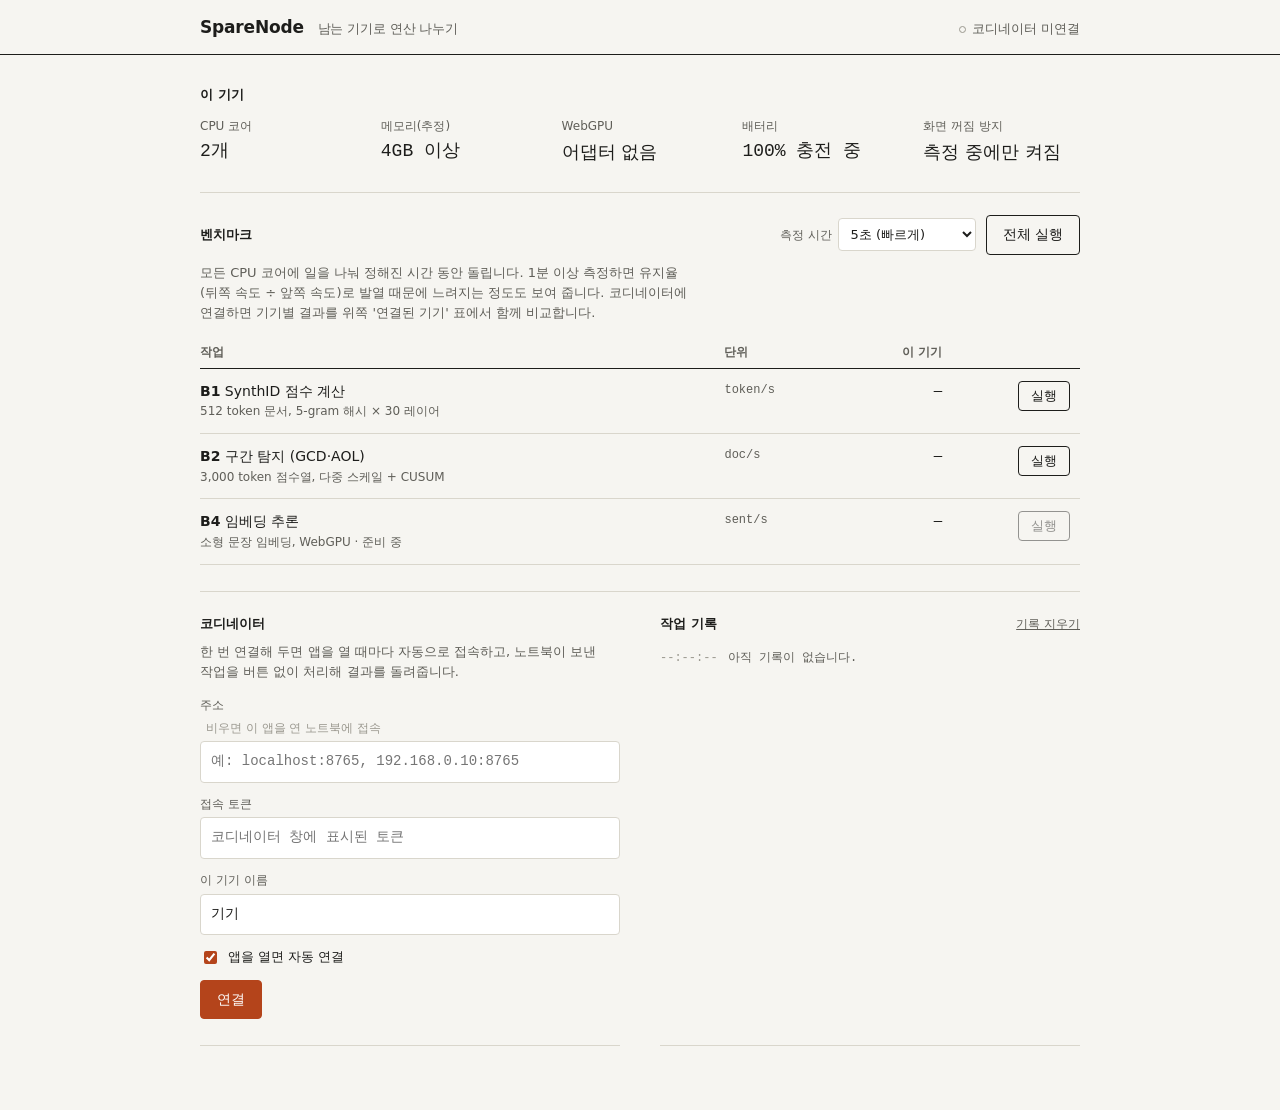
<file: index.html>
<!DOCTYPE html>
<html lang="ko">
<head>
  <meta charset="UTF-8">
  <meta name="viewport" content="width=device-width, initial-scale=1, viewport-fit=cover">
  <meta name="theme-color" content="#f6f5f1">
  <title>SpareNode</title>
  <link rel="manifest" href="manifest.json">
  <link rel="icon" type="image/png" sizes="192x192" href="icons/icon-192.png">
  <!-- 아이폰 홈 화면용 -->
  <link rel="apple-touch-icon" href="icons/apple-touch-icon.png">
  <meta name="apple-mobile-web-app-capable" content="yes">
  <meta name="mobile-web-app-capable" content="yes">
  <meta name="apple-mobile-web-app-status-bar-style" content="default">
  <meta name="apple-mobile-web-app-title" content="SpareNode">
  <!-- 외부 글꼴 없이 기기 기본 글꼴만 사용 -->
  <link rel="stylesheet" href="style.css">
</head>
<body>
  <header class="topbar">
    <div class="topbar-inner">
      <h1 class="app-name">SpareNode <span class="app-sub">남는 기기로 연산 나누기</span></h1>
      <p class="conn" id="connStatus"><span class="dot"></span>코디네이터 미연결</p>
    </div>
  </header>

  <main class="page">
    <!-- 이 기기 정보 -->
    <section class="section" aria-labelledby="h-device">
      <h2 id="h-device">이 기기</h2>
      <dl class="spec">
        <div><dt>CPU 코어</dt><dd id="specCores" class="num">—</dd></div>
        <div><dt>메모리(추정)</dt><dd id="specMem" class="num">—</dd></div>
        <div><dt>WebGPU</dt><dd id="specGpu">확인 중</dd></div>
        <div><dt>배터리</dt><dd id="specBattery" class="num">—</dd></div>
        <div><dt>화면 꺼짐 방지</dt><dd id="specWake">측정 중에만 켜짐</dd></div>
      </dl>
    </section>

    <!-- 연결된 기기 (코디네이터에 연결되면 표시) -->
    <section class="section" id="clusterSection" aria-labelledby="h-cluster" hidden>
      <div class="section-head">
        <h2 id="h-cluster">연결된 기기</h2>
        <p class="job-line" id="jobLine"></p>
      </div>
      <div class="table-wrap">
        <table class="bench nodes">
          <thead>
            <tr>
              <th scope="col">기기</th>
              <th scope="col" class="r">코어</th>
              <th scope="col" class="r">B1 token/s</th>
              <th scope="col" class="r">B2 doc/s</th>
              <th scope="col" class="r">처리 중</th>
              <th scope="col" class="r">처리한 묶음</th>
            </tr>
          </thead>
          <tbody id="nodeRows"></tbody>
        </table>
      </div>
    </section>

    <!-- 벤치마크 -->
    <section class="section" aria-labelledby="h-bench">
      <div class="section-head">
        <h2 id="h-bench">벤치마크</h2>
        <div class="controls">
          <label class="sel">측정 시간
            <select id="duration">
              <option value="5">5초 (빠르게)</option>
              <option value="60">1분</option>
              <option value="600">10분 (지속 성능)</option>
            </select>
          </label>
          <button class="btn" type="button" id="runAll">전체 실행</button>
        </div>
      </div>
      <p class="note">모든 CPU 코어에 일을 나눠 정해진 시간 동안 돌립니다. 1분 이상 측정하면 유지율(뒤쪽 속도 ÷ 앞쪽 속도)로 발열 때문에 느려지는 정도도 보여 줍니다. 코디네이터에 연결하면 기기별 결과를 위쪽 '연결된 기기' 표에서 함께 비교합니다.</p>
      <p class="warn" id="fileWarn" hidden>파일을 직접 열면(file://) 브라우저가 계산용 워커를 막습니다. 폴더에서 <code>py -m http.server 8000</code>을 실행하고 <code>http://localhost:8000</code>으로 열어 주세요.</p>

      <div class="table-wrap">
        <table class="bench">
          <thead>
            <tr>
              <th scope="col">작업</th>
              <th scope="col">단위</th>
              <th scope="col" class="r">이 기기</th>
              <th scope="col"></th>
            </tr>
          </thead>
          <tbody>
            <tr>
              <td><b>B1</b> SynthID 점수 계산<small>512 token 문서, 5-gram 해시 × 30 레이어</small></td>
              <td class="unit">token/s</td>
              <td class="r num" id="res-b1">—</td>
              <td class="r"><button class="btn-sm" type="button" data-bench="b1">실행</button></td>
            </tr>
            <tr>
              <td><b>B2</b> 구간 탐지 (GCD·AOL)<small>3,000 token 점수열, 다중 스케일 + CUSUM</small></td>
              <td class="unit">doc/s</td>
              <td class="r num" id="res-b2">—</td>
              <td class="r"><button class="btn-sm" type="button" data-bench="b2">실행</button></td>
            </tr>
            <tr>
              <td><b>B4</b> 임베딩 추론<small>소형 문장 임베딩, WebGPU · 준비 중</small></td>
              <td class="unit">sent/s</td>
              <td class="r num">—</td>
              <td class="r"><button class="btn-sm" type="button" disabled>실행</button></td>
            </tr>
          </tbody>
        </table>
      </div>
    </section>

    <div class="two-col">
      <!-- 코디네이터 연결 설정 -->
      <section class="section" aria-labelledby="h-coord">
        <h2 id="h-coord">코디네이터</h2>
        <p class="note">한 번 연결해 두면 앱을 열 때마다 자동으로 접속하고, 노트북이 보낸 작업을 버튼 없이 처리해 결과를 돌려줍니다.</p>
        <form class="form" id="coordForm">
          <label>주소 <span class="hint">비우면 이 앱을 연 노트북에 접속</span>
            <input type="text" id="coordUrl" placeholder="예: localhost:8765, 192.168.0.10:8765" autocomplete="off" spellcheck="false" inputmode="url">
          </label>
          <label>접속 토큰
            <input type="password" id="coordToken" placeholder="코디네이터 창에 표시된 토큰" autocomplete="off">
          </label>
          <label>이 기기 이름
            <input type="text" id="nodeName" maxlength="40" autocomplete="off" spellcheck="false">
          </label>
          <label class="check"><input type="checkbox" id="autoConnect" checked> 앱을 열면 자동 연결</label>
          <div class="form-actions">
            <button class="btn" type="submit" id="connectBtn">연결</button>
            <button class="btn-sm" type="button" id="disconnectBtn" hidden>연결 끊기</button>
          </div>
        </form>
      </section>

      <!-- 작업 기록 -->
      <section class="section" aria-labelledby="h-log">
        <div class="section-head">
          <h2 id="h-log">작업 기록</h2>
          <button class="link-btn" type="button" id="clearLog">기록 지우기</button>
        </div>
        <ol class="log" id="log">
          <li><time>--:--:--</time>아직 기록이 없습니다.</li>
        </ol>
      </section>
    </div>
  </main>

  <script src="app.js"></script>
</body>
</html>
</file>
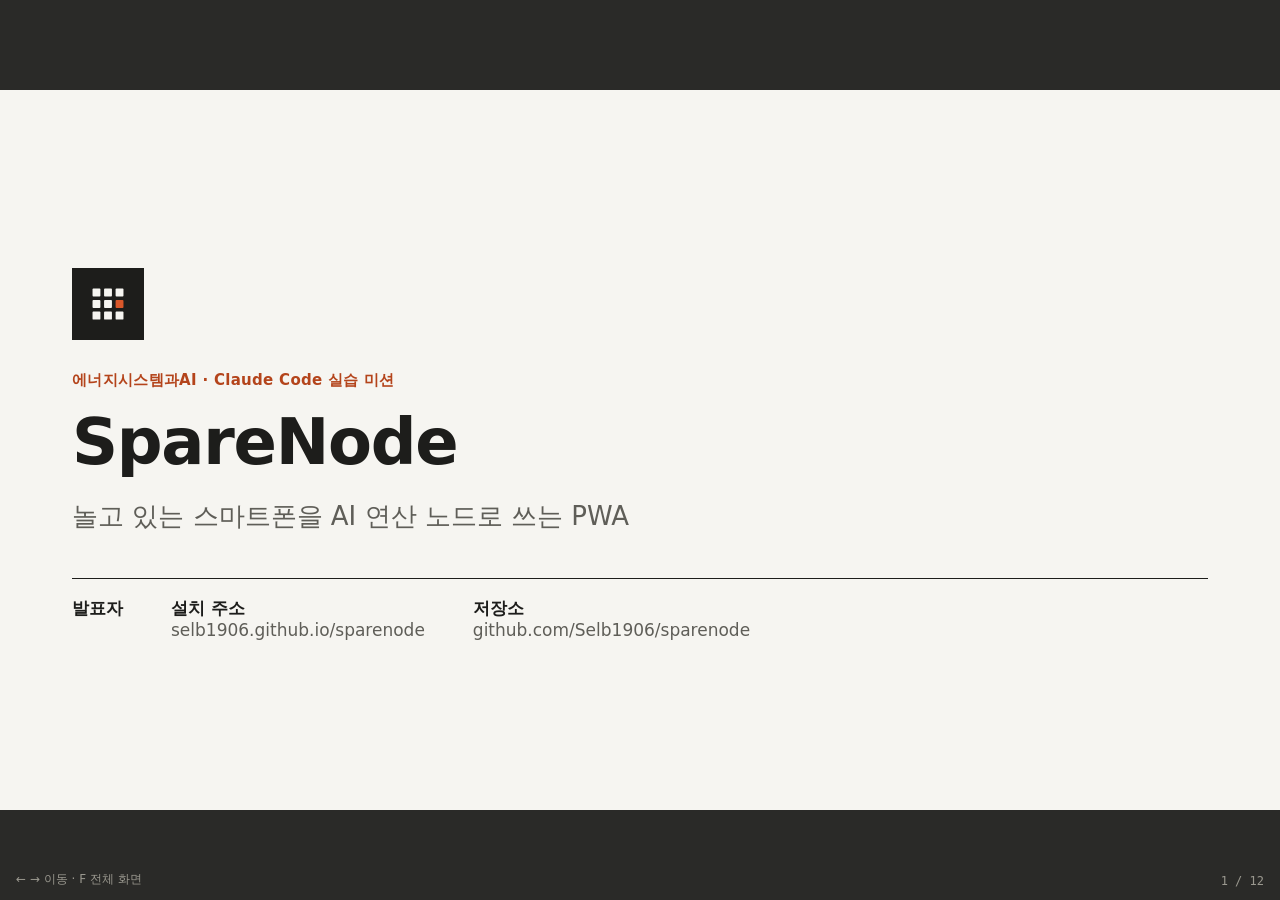
<file: presentation/index.html>
<!DOCTYPE html>
<html lang="ko">
<head>
<meta charset="UTF-8">
<meta name="viewport" content="width=device-width, initial-scale=1">
<title>SpareNode 발표</title>
<style>
  :root {
    --font: system-ui, -apple-system, "Apple SD Gothic Neo", "Malgun Gothic", "맑은 고딕", "Noto Sans KR", sans-serif;
    --mono: ui-monospace, "Cascadia Mono", Consolas, "D2Coding", monospace;
    --paper: #f6f5f1;
    --ink: #1d1d1b;
    --ink-2: #5f5e58;
    --ink-3: #9a988f;
    --rule: #d9d6cc;
    --accent: #b4441b;
    --field: #ffffff;
  }
  * { box-sizing: border-box; }
  html, body { margin: 0; height: 100%; background: #2a2a28; }
  body { font-family: var(--font); color: var(--ink); -webkit-font-smoothing: antialiased; word-break: keep-all; overflow: hidden; }

  /* 1280x720 무대를 화면에 맞춰 확대·축소 */
  .stage { position: absolute; left: 50%; top: 50%; width: 1280px; height: 720px; transform-origin: center center; }
  .slide {
    position: absolute; inset: 0; background: var(--paper); padding: 56px 72px 48px;
    display: none; flex-direction: column;
  }
  .slide.on { display: flex; }
  .kicker { font-size: 15px; font-weight: 700; color: var(--accent); letter-spacing: .02em; margin: 0 0 10px; }
  h1 { font-size: 44px; line-height: 1.25; margin: 0 0 22px; letter-spacing: -0.02em; }
  h2 { font-size: 34px; line-height: 1.3; margin: 0 0 26px; letter-spacing: -0.015em; }
  p, li { font-size: 21px; line-height: 1.6; }
  ul { margin: 0; padding-left: 24px; }
  li { margin: 6px 0; }
  .muted { color: var(--ink-2); }
  .small { font-size: 16px; color: var(--ink-2); }
  .num { font-family: var(--mono); font-variant-numeric: tabular-nums; }
  .foot { margin-top: auto; padding-top: 14px; border-top: 1px solid var(--rule); display: flex; justify-content: space-between; font-size: 13px; color: var(--ink-3); }
  .cols { display: grid; grid-template-columns: 1fr 1fr; gap: 48px; flex: 1; min-height: 0; }
  .cols-3 { display: grid; grid-template-columns: repeat(3, 1fr); gap: 28px; }
  hr.rule { border: 0; border-top: 1px solid var(--ink); margin: 0 0 18px; }

  /* 표지 */
  .title-slide { justify-content: center; }
  .title-slide h1 { font-size: 64px; margin-bottom: 14px; }
  .title-slide .sub { font-size: 26px; color: var(--ink-2); margin: 0 0 40px; }
  .title-meta { border-top: 1px solid var(--ink); padding-top: 18px; display: flex; gap: 48px; font-size: 17px; color: var(--ink-2); }
  .title-meta b { display: block; color: var(--ink); font-weight: 600; }
  .logo { width: 72px; height: 72px; margin-bottom: 28px; }

  /* 큰 숫자 */
  .big { font-family: var(--mono); font-size: 64px; line-height: 1; font-weight: 600; letter-spacing: -0.03em; }
  .big small { font-size: 22px; font-weight: 400; color: var(--ink-2); margin-left: 6px; letter-spacing: 0; }
  .stat dt { font-size: 15px; color: var(--ink-2); margin-bottom: 8px; }
  .stat dd { margin: 0; }

  /* 표 */
  table { border-collapse: collapse; width: 100%; font-size: 18px; }
  th { text-align: left; font-size: 14px; font-weight: 600; color: var(--ink-2); padding: 8px 12px 8px 0; border-bottom: 1px solid var(--ink); }
  td { padding: 10px 12px 10px 0; border-bottom: 1px solid var(--rule); }
  .r { text-align: right; }
  .hl { color: var(--accent); font-weight: 700; }

  /* 가로 막대 */
  .bars { display: flex; flex-direction: column; gap: 18px; }
  .bar-row { display: grid; grid-template-columns: 150px 1fr 90px; align-items: center; gap: 16px; font-size: 19px; }
  .bar-track { height: 30px; background: transparent; border-left: 1px solid var(--ink); }
  .bar { height: 100%; background: var(--ink); }
  .bar.acc { background: var(--accent); }
  .bar-row .v { font-family: var(--mono); text-align: right; }

  /* 화면 캡처 */
  .shots { display: flex; gap: 28px; align-items: flex-start; flex: 1; min-height: 0; }
  .shot { margin: 0; display: flex; flex-direction: column; gap: 8px; min-height: 0; }
  .shot img { display: block; border: 1px solid var(--ink); background: #fff; object-fit: cover; object-position: top; }
  .shot figcaption { font-size: 14px; color: var(--ink-2); }
  .phone img { width: 206px; height: 420px; border-radius: 14px; }

  /* 구조도 */
  .flow { display: grid; grid-template-columns: 1fr 70px 1.1fr 70px 1fr; align-items: center; margin-top: 10px; }
  .box { border: 1px solid var(--ink); background: var(--field); padding: 16px 18px; font-size: 17px; line-height: 1.5; }
  .box b { display: block; font-size: 19px; margin-bottom: 4px; }
  .box.acc { border-color: var(--accent); border-width: 2px; }
  .arrow { text-align: center; font-size: 28px; color: var(--ink-2); }
  .nodes { display: flex; flex-direction: column; gap: 10px; }
  .nodes .box { padding: 10px 14px; }

  pre { margin: 0; font-family: var(--mono); font-size: 16px; line-height: 1.55; background: var(--ink); color: var(--paper); padding: 20px 22px; white-space: pre-wrap; }
  pre .c { color: #a8a69c; }
  pre .k { color: #f0a27f; }

  .step { display: grid; grid-template-columns: 48px 1fr auto; gap: 14px; align-items: baseline; padding: 12px 0; border-bottom: 1px solid var(--rule); font-size: 20px; }
  .step .n { font-family: var(--mono); color: var(--ink-3); }
  .step .ok { font-size: 15px; color: var(--ink-2); }
  .step .ok.acc { color: var(--accent); font-weight: 600; }

  .counter { position: fixed; right: 16px; bottom: 12px; font: 12px var(--mono); color: #9a988f; }
  .hint { position: fixed; left: 16px; bottom: 12px; font: 12px var(--font); color: #9a988f; }

  @media print {
    @page { size: 1280px 720px; margin: 0; }
    html, body { background: none; overflow: visible; height: auto; }
    .stage { position: static; transform: none !important; width: 1280px; height: auto; }
    .slide { position: relative; display: flex !important; width: 1280px; height: 720px; page-break-after: always; }
    .counter, .hint { display: none; }
  }
</style>
</head>
<body>
<div class="stage" id="stage">

  <!-- 1. 표지 -->
  <section class="slide title-slide">
    <svg class="logo" viewBox="0 0 512 512" aria-hidden="true">
      <rect width="512" height="512" fill="#1d1d1b"/>
      <g fill="#f6f5f1"><rect x="146" y="146" width="56" height="56" rx="6"/><rect x="228" y="146" width="56" height="56" rx="6"/><rect x="310" y="146" width="56" height="56" rx="6"/><rect x="146" y="228" width="56" height="56" rx="6"/><rect x="228" y="228" width="56" height="56" rx="6"/><rect x="146" y="310" width="56" height="56" rx="6"/><rect x="228" y="310" width="56" height="56" rx="6"/><rect x="310" y="310" width="56" height="56" rx="6"/></g>
      <rect x="310" y="228" width="56" height="56" rx="6" fill="#d9572a"/>
    </svg>
    <p class="kicker">에너지시스템과AI · Claude Code 실습 미션</p>
    <h1>SpareNode</h1>
    <p class="sub">놀고 있는 스마트폰을 AI 연산 노드로 쓰는 PWA</p>
    <div class="title-meta">
      <div><b>발표자</b>&nbsp;</div>
      <div><b>설치 주소</b>selb1906.github.io/sparenode</div>
      <div><b>저장소</b>github.com/Selb1906/sparenode</div>
    </div>
  </section>

  <!-- 2. 문제 -->
  <section class="slide">
    <p class="kicker">왜 만들었나</p>
    <h2>연구용 컴퓨팅은 늘 모자라고,<br>주머니 속 8코어는 놀고 있다</h2>
    <div class="cols">
      <ul>
        <li>노트북 AI가 SSH로 데스크톱에 작업을 나눠 주며 쓰는 중</li>
        <li>그래도 반복 계산이 많은 실험(워터마크 검출 점수 계산 등)은 오래 걸림</li>
        <li>데스크톱 GTX 1070은 FP16이 매우 느린 세대 → 최신 폰이 더 빠를 때도 있음</li>
        <li>폰·공기계는 사실상 <b>미니 PC</b>인데 연산에는 쓰지 않음</li>
      </ul>
      <div>
        <p class="small" style="margin-top:0">기존 방법의 불편함</p>
        <hr class="rule">
        <ul class="muted" style="font-size:19px">
          <li>폰에서 연산하려면 Termux 등 별도 앱 설치·설정</li>
          <li>검증 안 된 분산 연산 앱은 회원가입·권한 요구</li>
          <li>작업이 바뀔 때마다 앱을 새로 만들어야 하는 구조는 곤란</li>
        </ul>
      </div>
    </div>
    <div class="foot"><span>SpareNode</span><span>2</span></div>
  </section>

  <!-- 3. 구조 -->
  <section class="slide">
    <p class="kicker">구조</p>
    <h2>노트북이 나누고, 켜져 있는 기기가 알아서 계산해 돌려준다</h2>
    <div class="flow">
      <div class="box"><b>노트북 AI · 스크립트</b>작업 코드와 데이터 묶음 제출<br><span class="small num">run_job(code, inputs)</span></div>
      <div class="arrow">→</div>
      <div class="box acc"><b>코디네이터 (노트북)</b>빈 코어가 있는 기기에 묶음 자동 배정<br>끊기면 다른 기기로 재배정 · 토큰 인증<br><span class="small">파이썬 표준 라이브러리만 사용</span></div>
      <div class="arrow">⇄</div>
      <div class="nodes">
        <div class="box"><b>폰 SpareNode 앱</b>8코어 워커가 자동 실행</div>
        <div class="box"><b>노트북 브라우저</b>20코어</div>
        <div class="box"><b>데스크톱 (원격)</b>Tailscale로 접속, 8스레드</div>
      </div>
    </div>
    <div class="cols-3" style="margin-top:34px">
      <p style="margin:0"><b>버튼 없이</b><br><span class="muted" style="font-size:18px">앱을 열면 자동 접속, 작업이 오면 바로 처리</span></p>
      <p style="margin:0"><b>앱은 그대로</b><br><span class="muted" style="font-size:18px">작업 코드를 실행 중에 받아서, 작업이 바뀌어도 앱 재배포 불필요</span></p>
      <p style="margin:0"><b>결과만 반환</b><br><span class="muted" style="font-size:18px">RAM을 빌리는 게 아니라 일을 나눠 맡김</span></p>
    </div>
    <div class="foot"><span>SpareNode</span><span>3</span></div>
  </section>

  <!-- 4. 왜 PWA -->
  <section class="slide">
    <p class="kicker">왜 PWA인가</p>
    <h2>설치 파일·회원가입 없이, 브라우저 격리 안에서 안전하게</h2>
    <div class="cols" style="align-items:start">
      <table>
        <thead><tr><th></th><th>PWA (이번 방식)</th><th>네이티브 앱 / Termux</th></tr></thead>
        <tbody>
          <tr><td class="muted">설치</td><td>주소 열고 '앱 설치'</td><td>스토어·APK·패키지 설정</td></tr>
          <tr><td class="muted">안드로이드·아이폰</td><td>하나로 둘 다</td><td>각각 따로</td></tr>
          <tr><td class="muted">보안</td><td>브라우저 샌드박스<br><span class="small">폰 파일·다른 앱 접근 불가</span></td><td>앱 권한에 따라 다름</td></tr>
          <tr><td class="muted">오프라인</td><td>서비스 워커로 실행</td><td>가능</td></tr>
          <tr><td class="muted">한계</td><td colspan="2">화면이 켜져 있어야 계산 (백그라운드 실행 불가) → 측정·연결 중 화면 꺼짐 방지</td></tr>
        </tbody>
      </table>
      <div>
        <p class="small" style="margin-top:0">PWA를 이루는 파일</p>
        <hr class="rule">
        <ul style="font-size:19px">
          <li><span class="num">manifest.json</span> 이름·아이콘·전체 화면</li>
          <li><span class="num">service-worker.js</span> 앱 파일 저장, 오프라인 실행</li>
          <li><span class="num">icons/</span> 192·512·180px (SVG 하나에서 생성)</li>
        </ul>
        <p class="small" style="margin-top:22px">글꼴 원칙</p>
        <hr class="rule">
        <p style="font-size:19px;margin:0">구글 글꼴 등 외부 글꼴 연결 없음 → 기기 기본 글꼴만 사용해 첫 화면 로딩을 빠르게</p>
      </div>
    </div>
    <div class="foot"><span>SpareNode</span><span>4</span></div>
  </section>

  <!-- 5. 앱 화면 -->
  <section class="slide">
    <p class="kicker">앱 화면</p>
    <h2 style="margin-bottom:18px">홈 화면에 설치한 앱이 노트북의 작업을 자동으로 처리</h2>
    <div class="shots">
      <figure class="shot phone"><img src="img/phone-connected.png" alt="폰 앱: 코디네이터 연결됨, 작업 대기"><figcaption>폰 · 연결됨, 기기별 성능 비교</figcaption></figure>
      <figure class="shot phone"><img src="img/phone-working.png" alt="폰 앱: 작업 처리 중 8/8코어"><figcaption>폰 · 작업 처리 중 (8/8코어)</figcaption></figure>
      <figure class="shot phone"><img src="img/phone-bench-log.png" alt="폰 앱: 코디네이터 설정과 작업 기록"><figcaption>폰 · 설정과 작업 기록</figcaption></figure>
      <figure class="shot"><img src="img/laptop-full.png" alt="노트북 화면: 연결된 기기, 벤치마크, 작업 기록" style="width:420px;height:420px;object-position:top left"><figcaption>노트북 · 같은 앱, 넓은 화면</figcaption></figure>
    </div>
    <p class="small" style="margin:8px 0 0">디자인: 그라데이션·그림자·카드 없이 실험 기록지처럼. 강조색 1개(적갈색)는 '연결·처리 중'에만 사용</p>
    <div class="foot"><span>SpareNode</span><span>5</span></div>
  </section>

  <!-- 6. 작업 보내기 -->
  <section class="slide">
    <p class="kicker">작업이 바뀌어도 앱은 그대로</p>
    <h2>작업 = <span class="num">run(input)</span> 함수 하나. 노트북에서 보내면 끝</h2>
    <div class="cols" style="align-items:start;flex:none">
<pre><span class="c">// tasks/synthid_seeded.js — 폰·노트북이 받아 실행하는 작업</span>
<span class="k">function</span> run(input) {
  <span class="k">const</span> { seed, docs, tokens, keys } = input;
  <span class="c">// 문서 생성 → 5-gram 해시 × 30 레이어 → g-value 평균</span>
  ...
  <span class="k">return</span> { n: docs, mean: total / docs };
}</pre>
<pre><span class="c"># 노트북 AI(또는 사람)가 쓰는 쪽</span>
<span class="k">from</span> sparenode_client <span class="k">import</span> run_job

inputs = [{<span class="k">"seed"</span>: i, <span class="k">"docs"</span>: 20000, ...}
          <span class="k">for</span> i <span class="k">in</span> range(100)]   <span class="c"># 100묶음</span>
out = run_job(code, inputs)
<span class="c"># 분담: {'S26U': 53, '노트북': 47}</span></pre>
    </div>
    <ul style="margin-top:24px;font-size:19px">
      <li>코디네이터는 묶음을 <b>빈 코어가 생기는 대로</b> 보냄 → 빠른 기기가 자연히 더 많이 맡음</li>
      <li>벤치마크 중인 기기는 작업을 잠시 받지 않음, 끊긴 기기의 묶음은 다른 기기로 재배정</li>
    </ul>
    <div class="foot"><span>SpareNode</span><span>6</span></div>
  </section>

  <!-- 7. 벤치마크 -->
  <section class="slide">
    <p class="kicker">결과 ① 기기 단독 성능 (1분 측정)</p>
    <h2>S26 Ultra 8코어가 노트북·데스크톱보다 빨랐다</h2>
    <div class="cols">
      <div>
        <p class="small" style="margin:0 0 14px">B1 SynthID 점수 계산 · 백만 token/s</p>
        <div class="bars">
          <div class="bar-row"><span>S26 Ultra</span><div class="bar-track"><div class="bar acc" style="width:100%"></div></div><span class="v">121.6</span></div>
          <div class="bar-row"><span>노트북</span><div class="bar-track"><div class="bar" style="width:58.5%"></div></div><span class="v">71.1</span></div>
          <div class="bar-row"><span>데스크톱</span><div class="bar-track"><div class="bar" style="width:52.1%"></div></div><span class="v">63.4</span></div>
        </div>
        <p class="small" style="margin:28px 0 14px">B2 구간 탐지 (GCD·AOL) · 천 doc/s</p>
        <div class="bars">
          <div class="bar-row"><span>S26 Ultra</span><div class="bar-track"><div class="bar acc" style="width:100%"></div></div><span class="v">309.6</span></div>
          <div class="bar-row"><span>노트북</span><div class="bar-track"><div class="bar" style="width:78.1%"></div></div><span class="v">241.8</span></div>
          <div class="bar-row"><span>데스크톱</span><div class="bar-track"><div class="bar" style="width:74.8%"></div></div><span class="v">231.5</span></div>
        </div>
      </div>
      <div>
        <table style="font-size:16px">
          <thead><tr><th></th><th class="r">S26 Ultra</th><th class="r">노트북</th><th class="r">데스크톱</th></tr></thead>
          <tbody>
            <tr><td class="muted">CPU</td><td class="r">Snapdragon<br>8 Elite Gen 5</td><td class="r">i7-12700H</td><td class="r">i7-6700</td></tr>
            <tr><td class="muted">코어 / 스레드</td><td class="r num">8 / 8</td><td class="r num">14 / 20</td><td class="r num">4 / 8</td></tr>
            <tr><td class="muted">출시</td><td class="r num">2026</td><td class="r num">2022</td><td class="r num">2015</td></tr>
            <tr><td class="muted">1분 유지율 B1/B2</td><td class="r num">87/85%</td><td class="r num">196*/99%</td><td class="r num">101/100%</td></tr>
          </tbody>
        </table>
        <p class="small" style="margin-top:12px">폰은 발열로 1분 사이 13~15% 감속, 배터리 −1%/분. 노트북의 "20"은 스레드 수 (고성능 6코어×2 + 저전력 8코어).<br>* 노트북은 측정 초반이 느렸음(균형 조정 전원 모드). 따로 잰 측정에서는 103.1M — 그래도 폰이 빠름.</p>
      </div>
    </div>
    <div class="foot"><span>입력은 실제 SynthID와 같은 계산 구조의 합성 데이터 · results/bench-*.json</span><span>7</span></div>
  </section>

  <!-- 8. 분산 처리 -->
  <section class="slide">
    <p class="kicker">결과 ② 같은 작업을 나눠 처리 (문서 200만 개 · 100묶음)</p>
    <h2>폰을 붙이면 노트북 혼자보다 1.9배, 세 대면 2배 빨라졌다</h2>
    <div class="cols" style="grid-template-columns:1.15fr 1fr">
      <div>
        <p class="small" style="margin:0 0 12px">처리 시간 · 초 (짧을수록 좋음)</p>
        <div class="bars" style="gap:12px">
          <div class="bar-row"><span>데스크톱만</span><div class="bar-track"><div class="bar" style="width:100%"></div></div><span class="v">29.0</span></div>
          <div class="bar-row"><span>노트북만</span><div class="bar-track"><div class="bar" style="width:61.0%"></div></div><span class="v">17.7</span></div>
          <div class="bar-row"><span>폰만</span><div class="bar-track"><div class="bar" style="width:52.1%"></div></div><span class="v">15.1</span></div>
          <div class="bar-row"><span>노트북+데스크톱</span><div class="bar-track"><div class="bar" style="width:52.2%"></div></div><span class="v">15.2</span></div>
          <div class="bar-row"><span><b>노트북+폰</b></span><div class="bar-track"><div class="bar acc" style="width:32.6%"></div></div><span class="v hl">9.45</span></div>
          <div class="bar-row"><span><b>세 대 모두</b></span><div class="bar-track"><div class="bar acc" style="width:29.7%"></div></div><span class="v hl">8.62</span></div>
        </div>
        <p class="small" style="margin-top:14px">여러 기기 조합은 3회 평균</p>
      </div>
      <dl class="stat" style="margin:0;display:grid;gap:18px;align-content:start">
        <div><dt>노트북 단독 대비</dt><dd class="big" style="font-size:52px">1.87<small>배 (노트북+폰)</small></dd><dd class="big" style="font-size:52px;margin-top:6px">2.05<small>배 (세 대)</small></dd></div>
        <div><dt>세 대 분담 (평균 묶음 수)</dt><dd style="font-size:20px">폰 <b class="num">41</b> · 노트북 <b class="num">37</b> · 데스크톱 <b class="num">21</b></dd></div>
        <div><dt>이론상 최대 대비 효율</dt><dd style="font-size:19px">노트북+폰 <b class="num">86%</b> · 세 대 <b class="num">74%</b><br><span class="small">데스크톱은 다른 장소에서 인터넷(Tailscale)으로 연결 → 주고받는 시간이 더 듦</span></dd></div>
        <div><dt>결과 일치</dt><dd style="font-size:18px">모든 조합에서 평균 점수 <span class="num">0.4999971211</span></dd></div>
      </dl>
    </div>
    <div class="foot"><span>results/cluster-*.json · 폰은 무선 디버깅(adb), 데스크톱은 Tailscale로 코디네이터 접속</span><span>8</span></div>
  </section>

  <!-- 9. 에너지 관점 -->
  <section class="slide">
    <p class="kicker">에너지 관점</p>
    <h2>새 장비를 사지 않고, 이미 있는 기기의 유휴 연산을 쓴다</h2>
    <div class="cols">
      <ul>
        <li>폰은 1분 전력 소모 측정 중 배터리 <b class="num">−1%</b> (B1·B2 각각)</li>
        <li>S26 Ultra 배터리(5,000mAh ≈ 19Wh 가정) 기준 <b>약 12W</b>로 추정<br><span class="small">배터리 표시가 1% 단위라 대략적인 값</span></li>
        <li>같은 시간 동안 노트북보다 더 많은 token을 처리 → <b>와트당 처리량은 폰이 유리할 가능성이 큼</b></li>
        <li>데스크톱(i7-6700)은 2015년 CPU로 폰의 절반 속도 · GTX 1070은 보드 전력만 150W급</li>
      </ul>
      <div>
        <p class="small" style="margin-top:0">정직하게 남은 것</p>
        <hr class="rule">
        <ul class="muted" style="font-size:19px">
          <li>노트북·데스크톱 전력은 아직 직접 측정하지 않음 → 전력계로 와트당 처리량 비교 예정</li>
          <li>폰은 1분 사이 13~15% 감속 → 10분 지속 측정으로 실사용 성능 확인 예정</li>
        </ul>
      </div>
    </div>
    <div class="foot"><span>SpareNode</span><span>9</span></div>
  </section>

  <!-- 10. 진행 과정 -->
  <section class="slide">
    <p class="kicker">미션 진행</p>
    <h2>Claude Code에 요청 → 확인 → 커밋을 반복해 완성</h2>
    <div>
      <div class="step"><span class="n">1</span><span>화면 만들기 — 기기 정보·벤치마크 표·코디네이터 설정·작업 기록</span><span class="ok">완료</span></div>
      <div class="step"><span class="n">2</span><span>기능 구현 — B1·B2 벤치마크, 전 코어 워커, localStorage 저장</span><span class="ok">완료</span></div>
      <div class="step"><span class="n">3</span><span>폰 브라우저 테스트 — 같은 Wi-Fi에서 S26 Ultra 접속</span><span class="ok">완료</span></div>
      <div class="step"><span class="n">4</span><span>PWA 설치 — manifest·서비스 워커·아이콘, GitHub Pages 배포, 오프라인 확인</span><span class="ok">완료</span></div>
      <div class="step"><span class="n">+</span><span>확장 — 코디네이터, 자동 작업 처리, 폰·노트북·데스크톱 분산 측정</span><span class="ok acc">완료</span></div>
    </div>
    <div class="foot"><span>커밋 기록: github.com/Selb1906/sparenode</span><span>10</span></div>
  </section>

  <!-- 11. 한계와 다음 -->
  <section class="slide">
    <p class="kicker">한계와 다음 단계</p>
    <h2>다음: 실제 연구 데이터로, 더 많은 기기로</h2>
    <div class="cols">
      <div>
        <p class="small" style="margin-top:0">지금의 한계</p>
        <hr class="rule">
        <ul style="font-size:19px">
          <li>벤치마크 입력은 합성 데이터 (계산 구조만 동일)</li>
          <li>설치한 앱(https)은 Wi-Fi의 노트북에 직접 접속 불가 → 지금은 adb 무선 디버깅으로 연결</li>
          <li>화면이 켜져 있어야 계산 (PWA 제약)</li>
          <li>외부 인터넷 접속(중계 서버)은 공인 IP 환경이 없어 보류</li>
        </ul>
      </div>
      <div>
        <p class="small" style="margin-top:0">다음 단계</p>
        <hr class="rule">
        <ul style="font-size:19px">
          <li>실제 SynthID 데이터와 HF 공식 구현과 같은 결과를 내는 작업으로 교체</li>
          <li>공기계 추가, 데스크톱은 같은 장소에서 연결해 통신 비용 줄이기</li>
          <li>WebGPU로 폰 GPU까지 사용</li>
          <li>노트북 AI(Claude Code)가 직접 쓰는 도구(MCP)로 연결</li>
          <li>코디네이터 https화 → 설치한 앱에서 바로 접속</li>
        </ul>
      </div>
    </div>
    <div class="foot"><span>SpareNode</span><span>11</span></div>
  </section>

  <!-- 12. 마무리 -->
  <section class="slide title-slide">
    <p class="kicker">정리</p>
    <h1 style="font-size:52px">주머니 속 폰이<br>연구용 연산 노드가 됐다</h1>
    <p class="sub" style="margin-bottom:34px">설치는 주소 하나 · 작업은 노트북이 보내고 · 폰은 켜 두기만</p>
    <div class="title-meta">
      <div><b>앱 설치</b>selb1906.github.io/sparenode</div>
      <div><b>코드</b>github.com/Selb1906/sparenode</div>
      <div><b>측정 결과</b>results/</div>
    </div>
  </section>

</div>
<div class="hint">← → 이동 · F 전체 화면</div>
<div class="counter" id="counter"></div>

<script>
  const slides = [...document.querySelectorAll('.slide')];
  const stage = document.getElementById('stage');
  let i = Math.max(0, Math.min(slides.length - 1, (parseInt(location.hash.slice(1), 10) || 1) - 1));

  function show(n) {
    i = Math.max(0, Math.min(slides.length - 1, n));
    slides.forEach((s, k) => s.classList.toggle('on', k === i));
    document.getElementById('counter').textContent = `${i + 1} / ${slides.length}`;
    history.replaceState(null, '', '#' + (i + 1));
  }

  function fit() {
    const s = Math.min(innerWidth / 1280, innerHeight / 720);
    stage.style.transform = `translate(-50%, -50%) scale(${s})`;
  }

  addEventListener('keydown', (e) => {
    if (['ArrowRight', 'PageDown', ' ', 'Enter'].includes(e.key)) { e.preventDefault(); show(i + 1); }
    else if (['ArrowLeft', 'PageUp', 'Backspace'].includes(e.key)) { e.preventDefault(); show(i - 1); }
    else if (e.key === 'Home') show(0);
    else if (e.key === 'End') show(slides.length - 1);
    else if (e.key === 'f' || e.key === 'F') {
      if (document.fullscreenElement) document.exitFullscreen(); else document.documentElement.requestFullscreen().catch(() => {});
    }
  });
  addEventListener('click', (e) => { if (e.clientX > innerWidth / 3) show(i + 1); else show(i - 1); });
  addEventListener('resize', fit);
  fit();
  show(i);
</script>
</body>
</html>
</file>
<file: style.css>
/* SpareNode - 화면 스타일
   원칙: 도구처럼 보이게. 그라데이션·그림자·글로우 없음, 강조색 1개,
   카드 대신 구분선, 숫자는 고정폭. 외부 글꼴 없이 기기 기본 글꼴만 사용. */

:root {
  --font: system-ui, -apple-system, BlinkMacSystemFont, "Apple SD Gothic Neo",
          "Malgun Gothic", "맑은 고딕", "Noto Sans KR", "Segoe UI", Roboto, sans-serif;
  --mono: ui-monospace, SFMono-Regular, "Cascadia Mono", Consolas, "D2Coding",
          "Roboto Mono", monospace;

  --paper: #f6f5f1;      /* 종이 느낌의 바탕 */
  --ink: #1d1d1b;        /* 본문 */
  --ink-2: #5f5e58;      /* 보조 글씨 */
  --ink-3: #9a988f;      /* 빈 값·비활성 */
  --rule: #d9d6cc;       /* 구분선 */
  --field: #ffffff;
  --accent: #b4441b;     /* 유일한 강조색: 실행 중·주요 버튼 */
}

* { box-sizing: border-box; }

html, body { margin: 0; }

body {
  font-family: var(--font);
  font-size: 15px;
  line-height: 1.55;
  background: var(--paper);
  color: var(--ink);
  -webkit-font-smoothing: antialiased;
  word-break: keep-all;
}

button, input { font: inherit; color: inherit; }

/* ---------- 상단 줄 ---------- */
.topbar {
  border-bottom: 1px solid var(--ink);
  padding-top: env(safe-area-inset-top);
}

.topbar-inner {
  max-width: 920px;
  margin: 0 auto;
  padding: 14px 20px;
  display: flex;
  align-items: baseline;
  justify-content: space-between;
  gap: 12px;
  flex-wrap: wrap;
}

.app-name {
  margin: 0;
  font-size: 17px;
  font-weight: 700;
  letter-spacing: -0.01em;
}

.app-sub {
  margin-left: 8px;
  font-size: 13px;
  font-weight: 400;
  color: var(--ink-2);
}

.conn {
  margin: 0;
  font-size: 13px;
  color: var(--ink-2);
  display: flex;
  align-items: center;
  gap: 6px;
}

.dot {
  width: 7px;
  height: 7px;
  border-radius: 50%;
  border: 1px solid var(--ink-3);
}

.conn.online .dot { background: var(--accent); border-color: var(--accent); }

/* ---------- 본문 ---------- */
.page {
  max-width: 920px;
  margin: 0 auto;
  padding: 8px 20px 64px;
}

.section {
  padding: 22px 0 26px;
  border-bottom: 1px solid var(--rule);
}

.section h2 {
  margin: 0 0 12px;
  font-size: 13px;
  font-weight: 700;
  color: var(--ink);
}

.section-head {
  display: flex;
  align-items: baseline;
  justify-content: space-between;
}

.note {
  margin: -4px 0 14px;
  font-size: 13px;
  color: var(--ink-2);
  max-width: 60ch;
}

.num {
  font-family: var(--mono);
  font-variant-numeric: tabular-nums;
}

.muted { color: var(--ink-3); }

/* 기기 사양: 표 대신 한 줄 읽기 */
.spec {
  margin: 0;
  display: grid;
  grid-template-columns: repeat(auto-fit, minmax(140px, 1fr));
  gap: 12px 24px;
}

.spec dt {
  font-size: 12px;
  color: var(--ink-2);
}

.spec dd {
  margin: 2px 0 0;
  font-size: 18px;
}

/* 벤치마크 표 */
.table-wrap { overflow-x: auto; }

.bench {
  width: 100%;
  border-collapse: collapse;
  font-size: 14px;
}

.bench th {
  font-size: 12px;
  font-weight: 600;
  color: var(--ink-2);
  text-align: left;
  padding: 6px 10px 6px 0;
  border-bottom: 1px solid var(--ink);
  white-space: nowrap;
}

.bench td {
  padding: 12px 10px 12px 0;
  border-bottom: 1px solid var(--rule);
  vertical-align: top;
}

.bench td small {
  display: block;
  font-size: 12px;
  color: var(--ink-2);
}

.bench .unit {
  font-family: var(--mono);
  font-size: 12px;
  color: var(--ink-2);
  white-space: nowrap;
}

.bench .r { text-align: right; }

/* 버튼: 테두리만, 주요 버튼만 강조색 */
.btn,
.btn-sm {
  border: 1px solid var(--ink);
  background: transparent;
  border-radius: 4px;
  cursor: pointer;
}

.btn { padding: 8px 16px; font-size: 14px; }
.btn-sm { padding: 4px 12px; font-size: 13px; }

.btn:hover:not(:disabled),
.btn-sm:hover:not(:disabled) {
  background: var(--ink);
  color: var(--paper);
}

.form .btn {
  background: var(--accent);
  border-color: var(--accent);
  color: #fff;
}

button:disabled {
  cursor: not-allowed;
  opacity: 0.45;
}

/* 2열: 코디네이터 / 작업 기록 */
.two-col {
  display: grid;
  grid-template-columns: 1fr 1fr;
  column-gap: 40px;
}

.form {
  display: flex;
  flex-direction: column;
  gap: 12px;
  align-items: flex-start;
}

.form label {
  display: flex;
  flex-direction: column;
  gap: 4px;
  width: 100%;
  font-size: 12px;
  color: var(--ink-2);
}

.form input {
  width: 100%;
  padding: 9px 10px;
  border: 1px solid var(--rule);
  border-radius: 4px;
  background: var(--field);
  font-family: var(--mono);
  font-size: 14px;
  color: var(--ink);
}

.form input:focus {
  outline: none;
  border-color: var(--ink);
}

.log {
  list-style: none;
  margin: 0;
  padding: 0;
  font-family: var(--mono);
  font-size: 12px;
  color: var(--ink-2);
  max-height: 220px;
  overflow-y: auto;
}

.log li { padding: 3px 0; }

.log time {
  color: var(--ink-3);
  margin-right: 10px;
}

/* ---------- 휴대폰 ---------- */
@media (max-width: 720px) {
  .two-col { grid-template-columns: 1fr; }

  .page { padding: 0 16px 48px; }
  .topbar-inner { padding: 12px 16px; }

  .app-sub { display: block; margin: 2px 0 0; }

  .btn { padding: 11px 18px; }
  .btn-sm { padding: 8px 14px; }

}

/* ---------- 2단계: 실행 조작부·결과 ---------- */
.controls {
  display: flex;
  align-items: center;
  gap: 10px;
  flex-wrap: wrap;
  justify-content: flex-end;
}

.sel {
  display: flex;
  align-items: center;
  gap: 6px;
  font-size: 12px;
  color: var(--ink-2);
}

.sel select {
  padding: 7px 8px;
  border: 1px solid var(--rule);
  border-radius: 4px;
  background: var(--field);
  font: inherit;
  font-size: 13px;
  color: var(--ink);
}

.warn {
  margin: 0 0 14px;
  padding: 8px 10px;
  border-left: 2px solid var(--accent);
  font-size: 13px;
  color: var(--ink);
  background: var(--field);
}

.warn code { font-family: var(--mono); font-size: 12px; }

.bench td.num small {
  font-family: var(--font);
  white-space: nowrap;
}

.bench td.running { color: var(--accent); }

.btn-sm.running,
.btn.running {
  border-color: var(--accent);
  color: var(--accent);
  opacity: 1;
}

.link-btn {
  border: none;
  background: none;
  padding: 0;
  font-size: 12px;
  color: var(--ink-2);
  text-decoration: underline;
  cursor: pointer;
}

/* ---------- 확장: 노드 연결 ---------- */
.hint {
  margin-left: 6px;
  color: var(--ink-3);
}

.form .check {
  flex-direction: row;
  align-items: center;
  gap: 8px;
  font-size: 13px;
  color: var(--ink);
}

.form .check input {
  width: auto;
  accent-color: var(--accent);
}

.form-actions {
  display: flex;
  align-items: center;
  gap: 10px;
}

.conn.offline .dot { border-color: var(--ink-3); background: transparent; }
.conn.working .dot { background: var(--accent); border-color: var(--accent); animation: blink 1s steps(2) infinite; }

@keyframes blink { 50% { opacity: 0.3; } }

@media (prefers-reduced-motion: reduce) {
  .conn.working .dot { animation: none; }
}

.job-line {
  margin: 0;
  font-size: 12px;
  color: var(--ink-2);
  font-family: var(--mono);
}

.nodes tr.me td:first-child::after {
  content: " (이 기기)";
  color: var(--ink-3);
  font-size: 12px;
}

.nodes td.paused { color: var(--ink-3); }

@media (max-width: 720px) {
  /* 좁은 화면에서는 '처리 중' 열을 숨긴다 (상단 상태 줄에 이미 표시) */
  .nodes th:nth-child(5), .nodes td:nth-child(5) { display: none; }
  .nodes th, .nodes td { padding-right: 6px; }
}

/* 제목 줄에 버튼이 있을 때 아래 설명과 겹치지 않게 */
.section-head {
  flex-wrap: wrap;
  gap: 8px 12px;
  margin-bottom: 12px;
}

.section-head h2 { margin-bottom: 0; }
</file>
